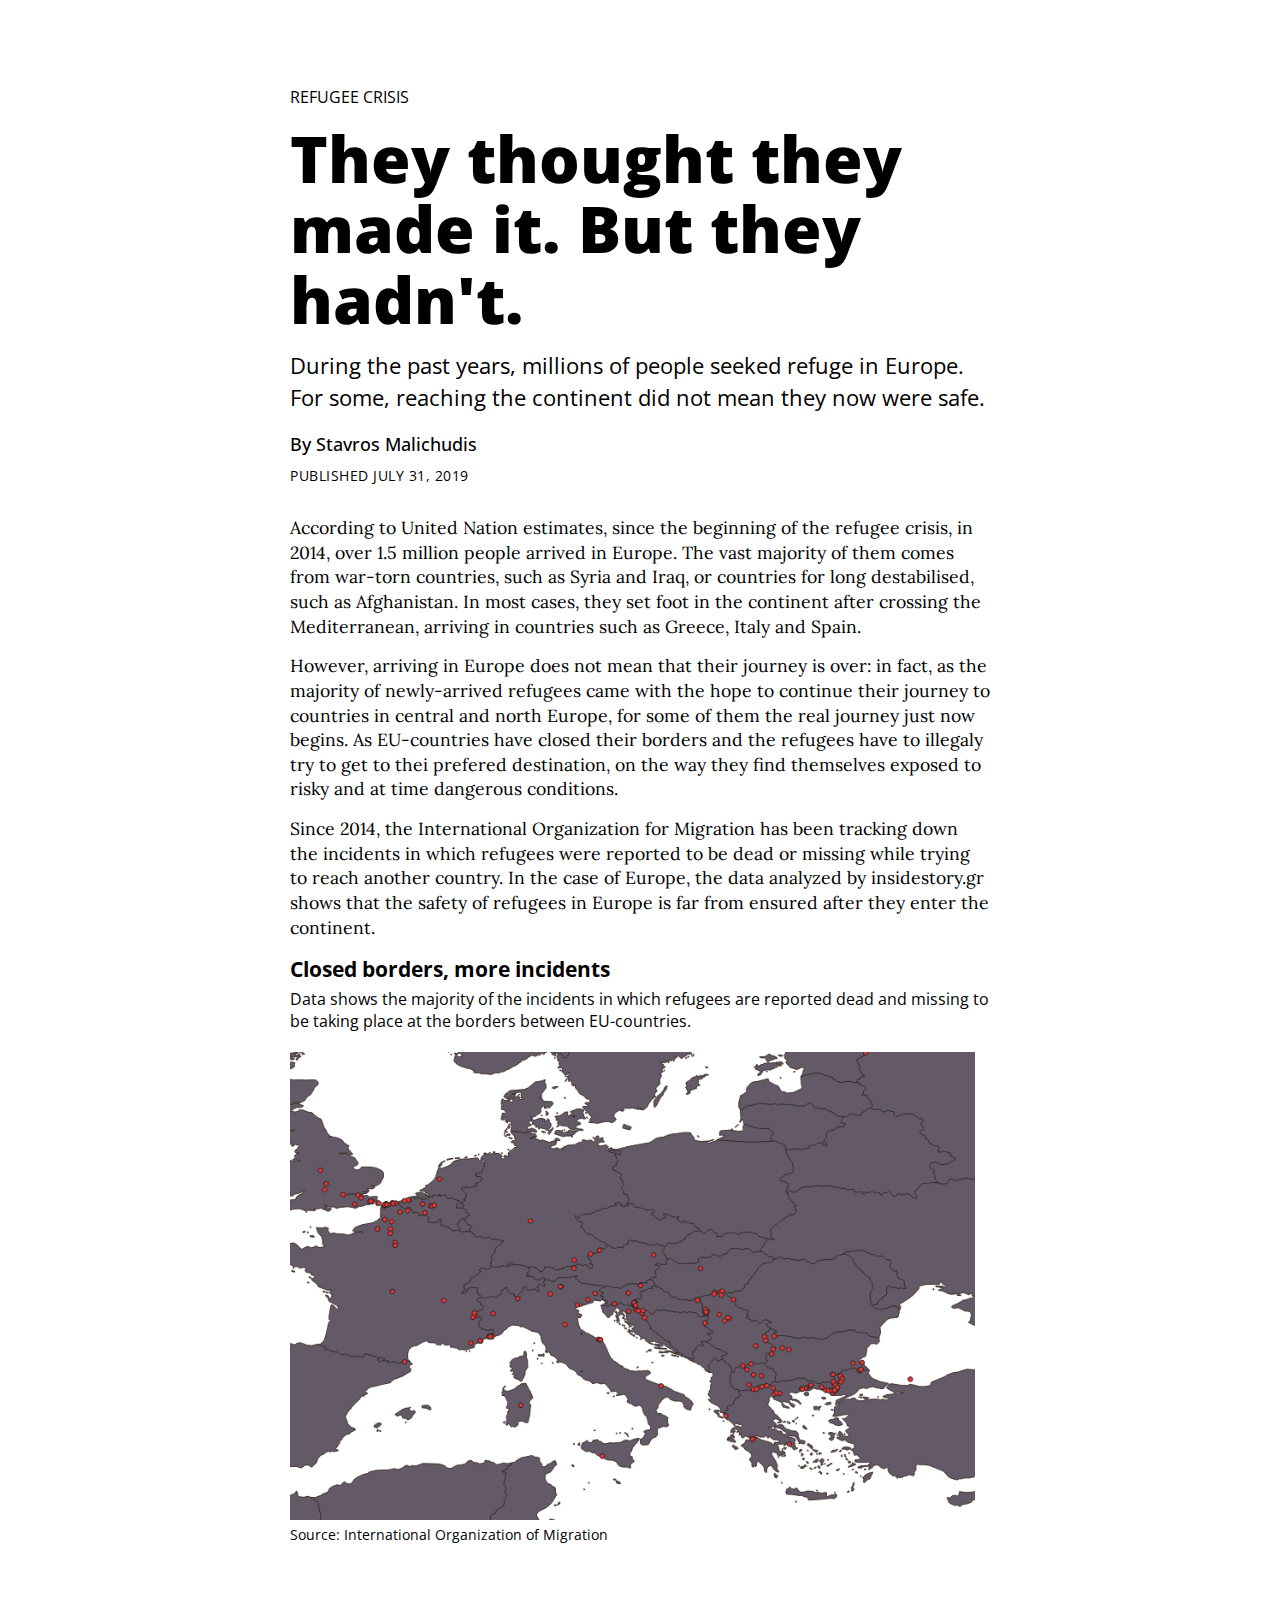
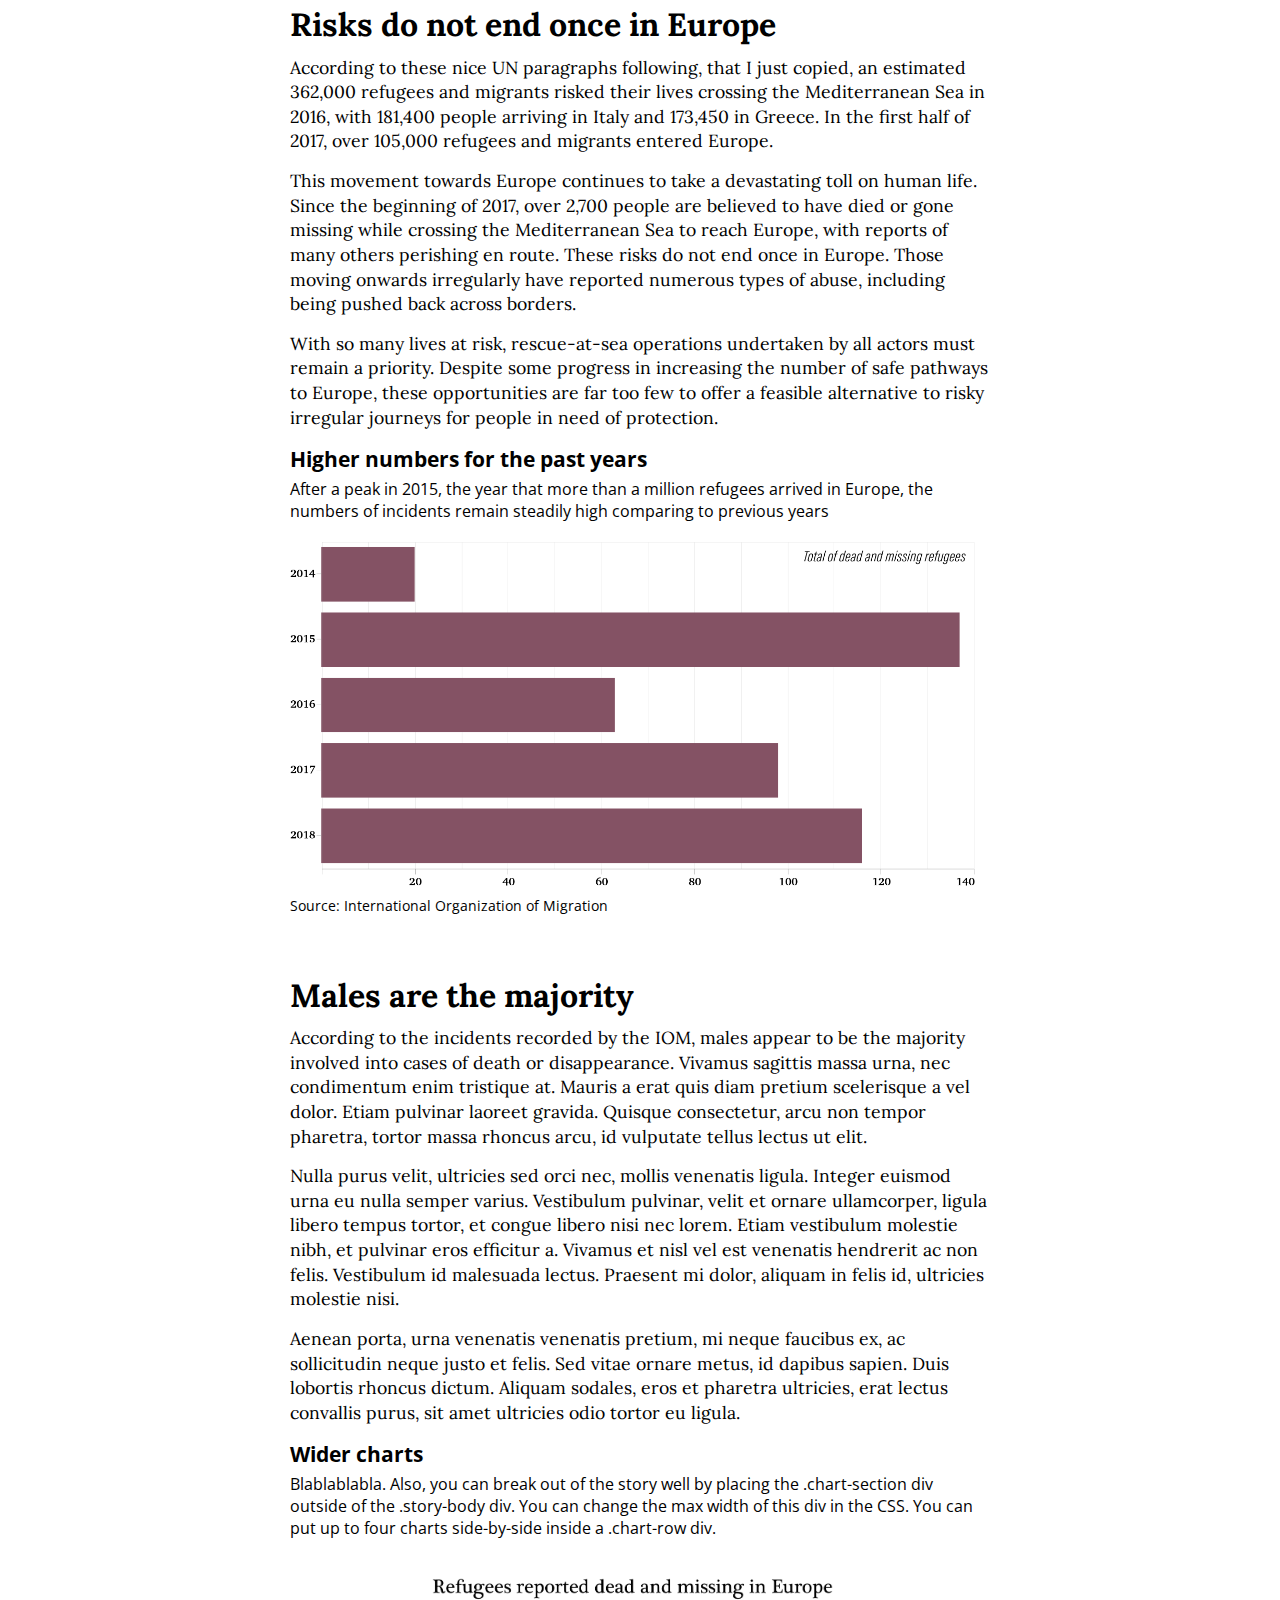
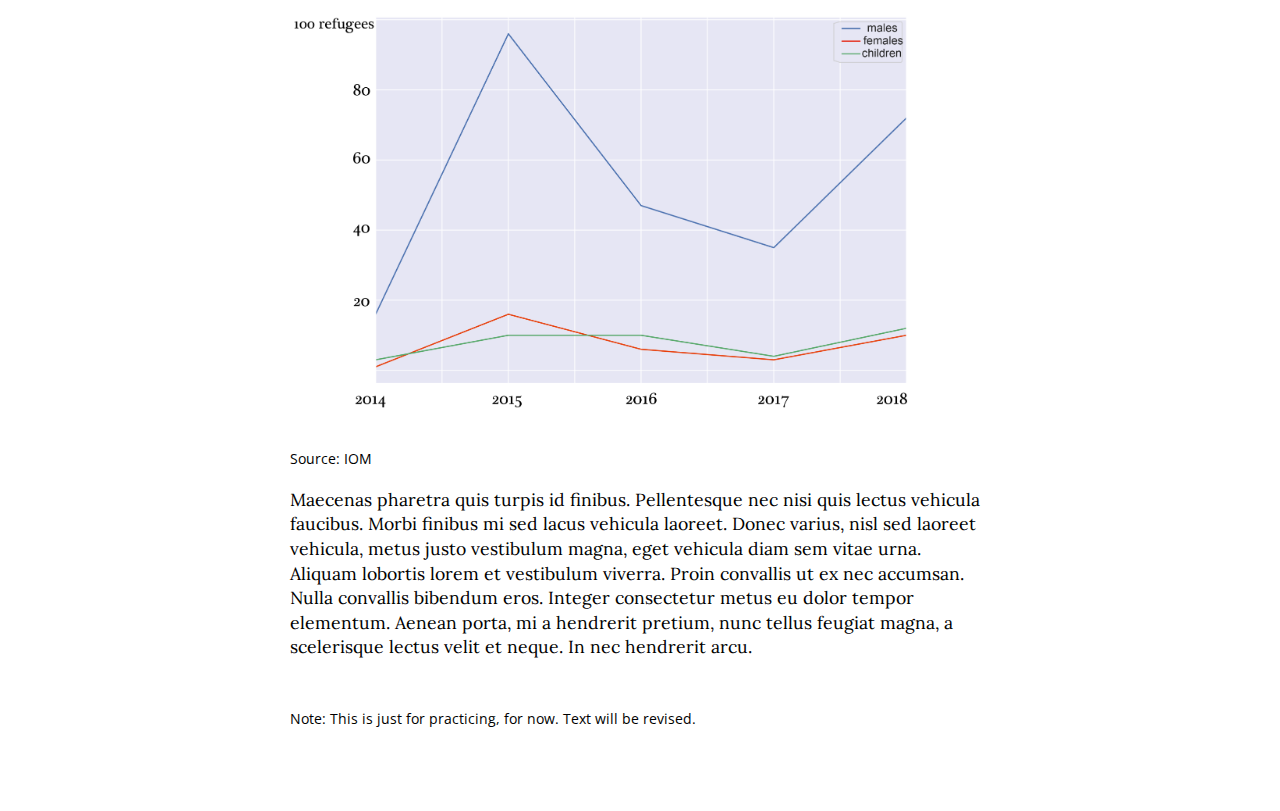
<file: dead_missing_refugees/index.html>
<!doctype html>
<html lang="en">
  <head>
    <!-- Required meta tags -->
    <meta charset="utf-8">
    <meta name="viewport" content="width=device-width, initial-scale=1, shrink-to-fit=no">
      
    <!-- Your CSS files -->
    <link rel="stylesheet" href="styles.css">
    
    <!-- google fonts: Open Sans (sans-serif) and Lora (serif) -->
    <link href="https://fonts.googleapis.com/css?family=Open+Sans:300,300i,400,400i,600,600i,700,700i,800,800i&display=swap" rel="stylesheet">
    <link href="https://fonts.googleapis.com/css?family=Lora:400,400i,700&display=swap" rel="stylesheet">
      
    <title>The refugees that didn't make it</title>
  </head>

  <body class="light-theme"> <!-- all of the content on your html page goes inside the body -->

    <div class="header">
      <p class="kicker">Refugee crisis</p>
      <h1 class="headline">They thought they made it. But they hadn't.</h1>
      <h2 class="subhead">During the past years, millions of people seeked refuge in Europe. For some, reaching the continent did not mean they now were safe.</h2>
      <p class="byline">By Stavros Malichudis</p>
      <p class="date">Published July 31, 2019</p>
    </div>

    <div class="story-body">
      <p class="body-text serif">According to United Nation estimates, since the beginning of the refugee crisis, in 2014, over 1.5 million people arrived in Europe. The vast majority of them comes from war-torn countries, such as Syria and Iraq, or countries for long destabilised, such as Afghanistan. In most cases, they set foot in the continent after crossing the Mediterranean, arriving in countries such as Greece, Italy and Spain.</p>
      <p class="body-text serif">However, arriving in Europe does not mean that their journey is over: in fact, as the majority of newly-arrived refugees came with the hope to continue their journey to countries in central and north Europe, for some of them the real journey just now begins. As EU-countries have closed their borders and the refugees have to illegaly try to get to thei prefered destination, on the way they find themselves exposed to risky and at time dangerous conditions.</p>
      <p class="body-text serif"> Since 2014, the International Organization for Migration has been tracking down the incidents in which refugees were reported to be dead or missing while trying to reach another country. In the case of Europe, the data analyzed by insidestory.gr shows that the safety of refugees in Europe is far from ensured after they enter the continent.</p>

      <div class="chart-section">
        <p class="chart-title">Closed borders, more incidents</p>
        <p class="chart-subhead">Data shows the majority of the incidents in which refugees are reported dead and missing to be taking place at the borders between EU-countries.</p>
        <div class="chart-row">
          <div class="chart">
            <img src="dead and missing migrants in Europe.png"/>
          </div>
        </div>
        <p class="chart-source">Source: International Organization of Migration</p>
      </div>

      <h3 class="section-head serif">Risks do not end once in Europe</h3>
      <p class="body-text serif">According to these nice UN paragraphs following, that I just copied, an estimated 362,000 refugees and migrants risked their lives crossing the Mediterranean Sea in 2016, with 181,400 people arriving in Italy and 173,450 in Greece. In the first half of 2017, over 105,000 refugees and migrants entered Europe.</p>
      <p class="body-text serif">This movement towards Europe continues to take a devastating toll on human life. Since the beginning of 2017, over 2,700 people are believed to have died or gone missing while crossing the Mediterranean Sea to reach Europe, with reports of many others perishing en route. These risks do not end once in Europe. Those moving onwards irregularly have reported numerous types of abuse, including being pushed back across borders.</p>
      <p class="body-text serif">With so many lives at risk, rescue-at-sea operations undertaken by all actors must remain a priority. Despite some progress in increasing the number of safe pathways to Europe, these opportunities are far too few to offer a feasible alternative to risky irregular journeys for people in need of protection. </p>

      <div class="chart-section">
        <p class="chart-title">Higher numbers for the past years</p>
        <p class="chart-subhead">After a peak in 2015, the year that more than a million refugees arrived in Europe, the numbers of incidents remain steadily high comparing to previous years</p>
        <div class="chart-row">
          <div class="chart">
            <img src="visualization.png"/>
          </div>
        </div>
        <p class="chart-source">Source: International Organization of Migration</p>
      </div>
      
    <div class="story-body">
      <h3 class="section-head serif">Males are the majority</h3>
      <p class="body-text serif">According to the incidents recorded by the IOM, males appear to be the majority involved into cases of death or disappearance. Vivamus sagittis massa urna, nec condimentum enim tristique at. Mauris a erat quis diam pretium scelerisque a vel dolor. Etiam pulvinar laoreet gravida. Quisque consectetur, arcu non tempor pharetra, tortor massa rhoncus arcu, id vulputate tellus lectus ut elit.</p>
      <p class="body-text serif">Nulla purus velit, ultricies sed orci nec, mollis venenatis ligula. Integer euismod urna eu nulla semper varius. Vestibulum pulvinar, velit et ornare ullamcorper, ligula libero tempus tortor, et congue libero nisi nec lorem. Etiam vestibulum molestie nibh, et pulvinar eros efficitur a. Vivamus et nisl vel est venenatis hendrerit ac non felis. Vestibulum id malesuada lectus. Praesent mi dolor, aliquam in felis id, ultricies molestie nisi.</p>
      <p class="body-text serif">Aenean porta, urna venenatis venenatis pretium, mi neque faucibus ex, ac sollicitudin neque justo et felis. Sed vitae ornare metus, id dapibus sapien. Duis lobortis rhoncus dictum. Aliquam sodales, eros et pharetra ultricies, erat lectus convallis purus, sit amet ultricies odio tortor eu ligula.</p>
    </div>

    <div class="chart-section">
      <p class="chart-title">Wider charts</p>
      <p class="chart-subhead">Blablablabla. Also, you can break out of the story well by placing the .chart-section div outside of the .story-body div. You can change the max width of this div in the CSS. You can put up to four charts side-by-side inside a .chart-row div.</p>
      <div class="chart-row">
        <div class="chart">
          <img src="migrants1.png"/>
        </div>
      </div>
      <p class="chart-source">Source: ΙΟΜ</p>
    </div>

    <div class="story-body">
      <p class="body-text serif">Maecenas pharetra quis turpis id finibus. Pellentesque nec nisi quis lectus vehicula faucibus. Morbi finibus mi sed lacus vehicula laoreet. Donec varius, nisl sed laoreet vehicula, metus justo vestibulum magna, eget vehicula diam sem vitae urna. Aliquam lobortis lorem et vestibulum viverra. Proin convallis ut ex nec accumsan. Nulla convallis bibendum eros. Integer consectetur metus eu dolor tempor elementum. Aenean porta, mi a hendrerit pretium, nunc tellus feugiat magna, a scelerisque lectus velit et neque. In nec hendrerit arcu.</p>
   </div>
   
      <div class="footer">
      <p class="note">Note: This is just for practicing, for now. Text will be revised.</p>
    </div>
  </body>
</html>
</file>
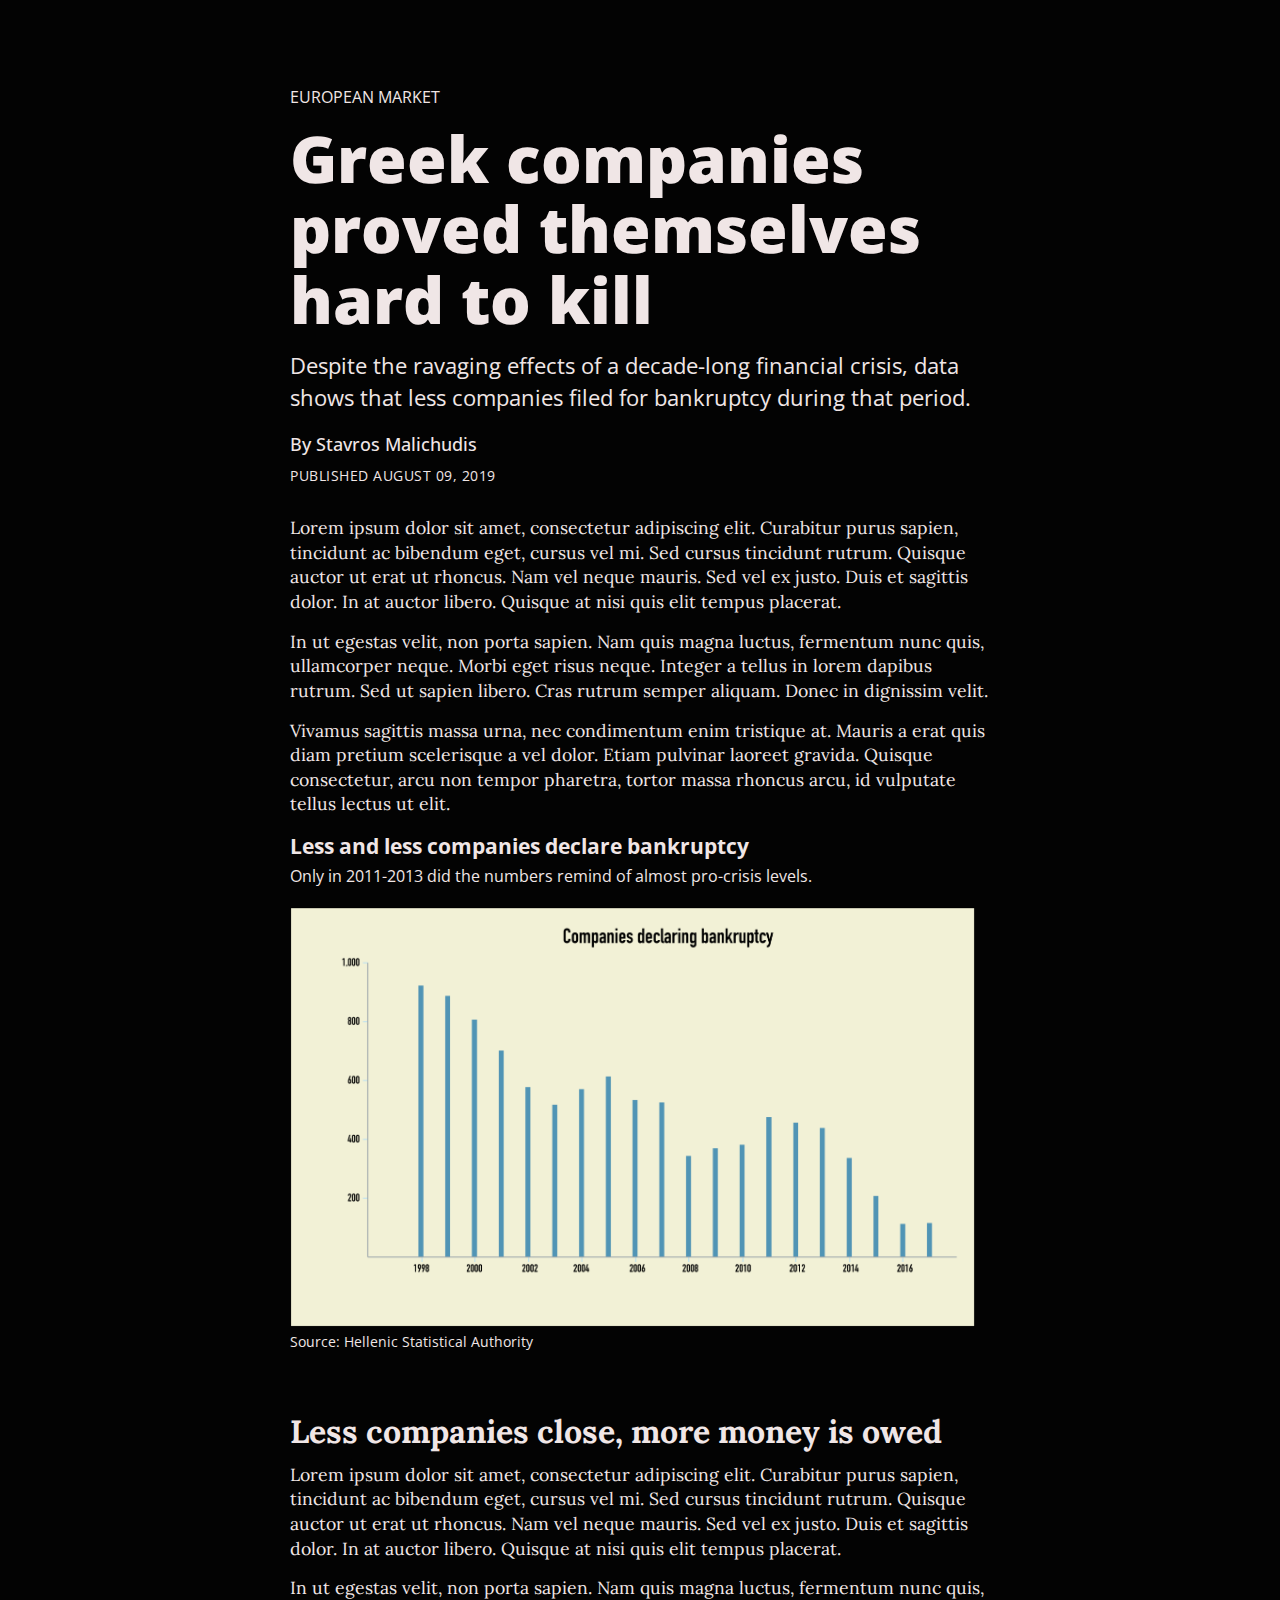
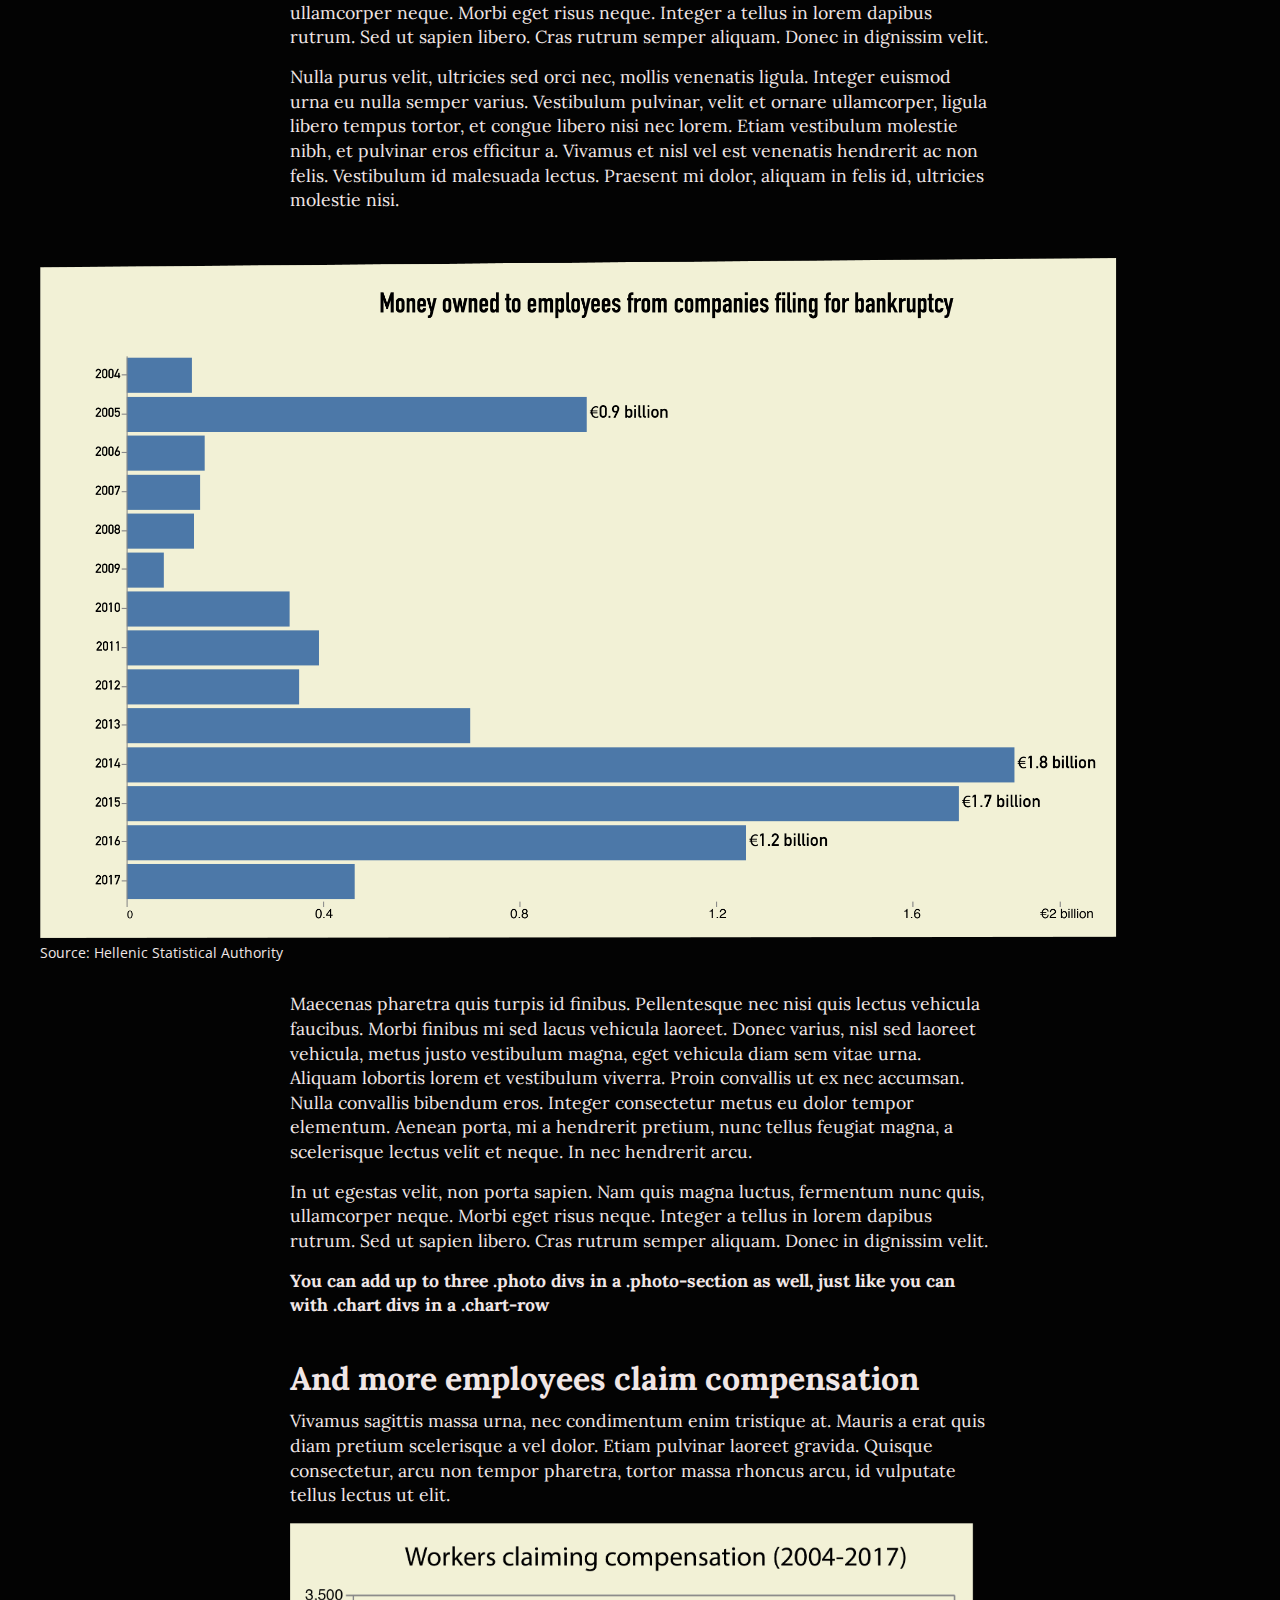
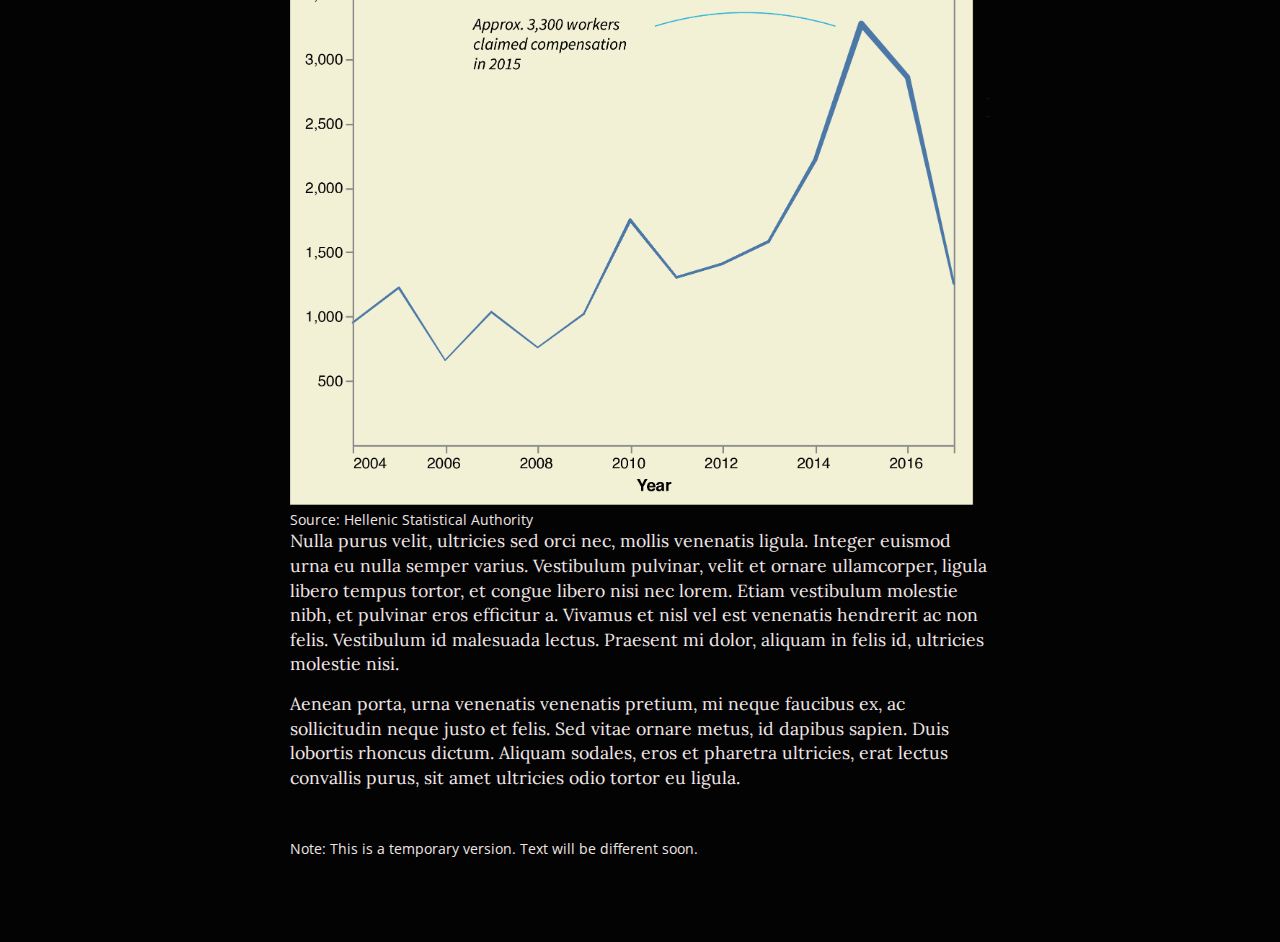
<file: less_Greek_companies_declare_bankruptcy/index.html>
<!doctype html>
<html lang="en">
  <head>
    <!-- Required meta tags -->
    <meta charset="utf-8">
    <meta name="viewport" content="width=device-width, initial-scale=1, shrink-to-fit=no">
      
    <!-- Your CSS files -->
    <link rel="stylesheet" href="styles/styles.css">
    
    <!-- google fonts: Open Sans (sans-serif) and Lora (serif) -->
    <link href="https://fonts.googleapis.com/css?family=Open+Sans:300,300i,400,400i,600,600i,700,700i,800,800i&display=swap" rel="stylesheet">
    <link href="https://fonts.googleapis.com/css?family=Lora:400,400i,700&display=swap" rel="stylesheet">
      
    <title>Less and less Greek companies file for bankruptcy</title>
  </head>

  <body class="light-theme"> <!-- all of the content on your html page goes inside the body -->

    <div class="header">
      <p class="kicker">European Market</p>
      <h1 class="headline">Greek companies proved themselves hard to kill</h1>
      <h2 class="subhead">Despite the ravaging effects of a decade-long financial crisis, data shows that less companies filed for bankruptcy during that period.</h2>
      <p class="byline">By Stavros Malichudis</p>
      <p class="date">Published August 09, 2019</p>
    </div>

    <div class="story-body">
      <p class="body-text serif">Lorem ipsum dolor sit amet, consectetur adipiscing elit. Curabitur purus sapien, tincidunt ac bibendum eget, cursus vel mi. Sed cursus tincidunt rutrum. Quisque auctor ut erat ut rhoncus. Nam vel neque mauris. Sed vel ex justo. Duis et sagittis dolor. In at auctor libero. Quisque at nisi quis elit tempus placerat.</p>
      <p class="body-text serif">In ut egestas velit, non porta sapien. Nam quis magna luctus, fermentum nunc quis, ullamcorper neque. Morbi eget risus neque. Integer a tellus in lorem dapibus rutrum. Sed ut sapien libero. Cras rutrum semper aliquam. Donec in dignissim velit.</p>
      <p class="body-text serif">Vivamus sagittis massa urna, nec condimentum enim tristique at. Mauris a erat quis diam pretium scelerisque a vel dolor. Etiam pulvinar laoreet gravida. Quisque consectetur, arcu non tempor pharetra, tortor massa rhoncus arcu, id vulputate tellus lectus ut elit.</p>

      <div class="chart-section">
        <p class="chart-title">Less and less companies declare bankruptcy</p>
        <p class="chart-subhead">Only in 2011-2013 did the numbers remind of almost pro-crisis levels.</p>
        <div class="chart-row">
          <div class="chart">
            <img src="new_2_bankruptcy0.png"/>
          </div>
        </div>
        <p class="chart-source">Source: Hellenic Statistical Authority</p>
      </div>

      <h3 class="section-head serif">Less companies close, more money is owed</h3>
      <p class="body-text serif">Lorem ipsum dolor sit amet, consectetur adipiscing elit. Curabitur purus sapien, tincidunt ac bibendum eget, cursus vel mi. Sed cursus tincidunt rutrum. Quisque auctor ut erat ut rhoncus. Nam vel neque mauris. Sed vel ex justo. Duis et sagittis dolor. In at auctor libero. Quisque at nisi quis elit tempus placerat.</p>
      <p class="body-text serif">In ut egestas velit, non porta sapien. Nam quis magna luctus, fermentum nunc quis, ullamcorper neque. Morbi eget risus neque. Integer a tellus in lorem dapibus rutrum. Sed ut sapien libero. Cras rutrum semper aliquam. Donec in dignissim velit.</p>

      <p class="body-text serif">Nulla purus velit, ultricies sed orci nec, mollis venenatis ligula. Integer euismod urna eu nulla semper varius. Vestibulum pulvinar, velit et ornare ullamcorper, ligula libero tempus tortor, et congue libero nisi nec lorem. Etiam vestibulum molestie nibh, et pulvinar eros efficitur a. Vivamus et nisl vel est venenatis hendrerit ac non felis. Vestibulum id malesuada lectus. Praesent mi dolor, aliquam in felis id, ultricies molestie nisi.</p>
    </div>

    <div class="photo-section">
      <div class="photo">
        <img src="bankruptcy_new_2.png" alt="dog" />
        <p class="caption">Source: Hellenic Statistical Authority</p>
      </div>
    </div>

    <div class="story-body">
      <p class="body-text serif">Maecenas pharetra quis turpis id finibus. Pellentesque nec nisi quis lectus vehicula faucibus. Morbi finibus mi sed lacus vehicula laoreet. Donec varius, nisl sed laoreet vehicula, metus justo vestibulum magna, eget vehicula diam sem vitae urna. Aliquam lobortis lorem et vestibulum viverra. Proin convallis ut ex nec accumsan. Nulla convallis bibendum eros. Integer consectetur metus eu dolor tempor elementum. Aenean porta, mi a hendrerit pretium, nunc tellus feugiat magna, a scelerisque lectus velit et neque. In nec hendrerit arcu.</p>
      <p class="body-text serif">In ut egestas velit, non porta sapien. Nam quis magna luctus, fermentum nunc quis, ullamcorper neque. Morbi eget risus neque. Integer a tellus in lorem dapibus rutrum. Sed ut sapien libero. Cras rutrum semper aliquam. Donec in dignissim velit.</p>
      <p class="body-text serif"><strong>You can add up to three .photo divs in a .photo-section as well, just like you can with .chart divs in a .chart-row</strong></p>
    </div>

    <div class="story-body">
      <h3 class="section-head serif">And more employees claim compensation</h3>
      <p class="body-text serif">Vivamus sagittis massa urna, nec condimentum enim tristique at. Mauris a erat quis diam pretium scelerisque a vel dolor. Etiam pulvinar laoreet gravida. Quisque consectetur, arcu non tempor pharetra, tortor massa rhoncus arcu, id vulputate tellus lectus ut elit.</p>
      <div class="photo">
        <img src="bankruptcy2.png" alt="dog" />
        <p class="caption">Source: Hellenic Statistical Authority</p>
      </div>
      <div>
      <p class="body-text serif">Nulla purus velit, ultricies sed orci nec, mollis venenatis ligula. Integer euismod urna eu nulla semper varius. Vestibulum pulvinar, velit et ornare ullamcorper, ligula libero tempus tortor, et congue libero nisi nec lorem. Etiam vestibulum molestie nibh, et pulvinar eros efficitur a. Vivamus et nisl vel est venenatis hendrerit ac non felis. Vestibulum id malesuada lectus. Praesent mi dolor, aliquam in felis id, ultricies molestie nisi.</p>
      <p class="body-text serif">Aenean porta, urna venenatis venenatis pretium, mi neque faucibus ex, ac sollicitudin neque justo et felis. Sed vitae ornare metus, id dapibus sapien. Duis lobortis rhoncus dictum. Aliquam sodales, eros et pharetra ultricies, erat lectus convallis purus, sit amet ultricies odio tortor eu ligula.</p>
    </div>

    <div class="footer">
      <p class="note">Note: This is a temporary version. Text will be different soon.</p>
    </div>
  </body>
</html>
</file>
<file: dead_missing_refugees/styles.css>
body {
	margin:auto;
	padding:50px 10px;
    font-family: 'Open Sans', sans-serif;
}

.serif {
	font-family: 'Lora', serif;
}
.sans-serif {
	font-family: 'Open Sans', sans-serif;
}

/* choose a light or dark theme to add to the body tag. */
.dark-theme {
    background-color: #151515;
    color: #fbfbfb;
}
.light-theme {
    background-color: white;
    color: black;
}

.header {
	padding-top:20px;
	padding-bottom:20px;
}

.story-body, .header, .chart-section, .footer {
	margin:auto;
	max-width: 700px;
}

.footer {
	padding-top:20px;
	padding-bottom:20px;
}

.chart-section.wide{
	width:100%;
	max-width:1200px;
}

.chart-section.wide p.chart-title {
	width:100%;
	max-width:700px;
	margin-left:auto;
	margin-right:auto;
}
.chart-section.wide p.chart-subhead {
	width:100%;
	max-width:700px;
	margin-left:auto;
	margin-right:auto;
}


/* text styles */

p.kicker {
	font-size:1rem;
	text-transform:uppercase;
}

.text-center {
	text-align:center;
}

h1.headline {
    font-size: 4rem;
    line-height: 1.1;
    margin-bottom: 0.25rem;
    margin-top: 1rem;
    font-weight: 800;
}

h2.subhead {
    font-size: 1.4rem;
    line-height: 2rem;
    margin-bottom:0;
    margin-top: 15px;
    font-weight: 400;
}

p.body-text {
    font-size: 1.1rem;
    line-height: 1.4;
 	margin-top:0;
 	margin-bottom:15px;
}

h3.section-head {
	font-size:2rem;
	margin:40px 0 10px 0;
	font-weight:700;
	line-height:1.3;
}

.byline {
    font-size: 1.1rem;
    line-height: 0.75;
    margin-top: 1.5rem;
    font-weight: 500;
}

.date {
    font-size: 0.85rem;
    line-height: 1;
    margin-top: 10px;
    font-weight:400;
    text-transform:uppercase;
    letter-spacing:0.5px;
}


p.note {
	font-size:0.85rem;
}

/* chart styles */

.chart-section {
	width:100%;
	max-width:1200px;
	padding:20px 0px;
}

.story-body .chart-section {
	padding-top:0px;
}


.chart-row {
	display:flex;
	justify-content: space-between;
	margin-top:20px;
}

p.chart-title {
	font-size:1.3rem;
	font-weight:700;
	max-width:700px;
	margin:0px auto 5px auto;
}
p.chart-subhead {
	margin:0 auto;
	max-width:700px;
	font-size:1rem;
	margin-bottom:15px;
}

p.chart-label {
	margin:0 0 5px 0;
	font-size:0.85rem;
	text-transform:uppercase;
	font-weight:600;
}

.chart-row .chart {
	width:100%;
	padding-right:15px;
	min-width:calc(25% - 15px);

}



p.chart-source {
	font-size:0.85rem;
	margin:0;
}



.chart img {
	width:100%;
}




/* photos */

.photo-section {
	padding:30px 0px;
	width:100%;
	margin:auto;
	display:flex;
	max-width:1200px;
}

.photo {
	width:100%;
	padding-right:15px;
}
.photo img {
	width:100%;	
}

p.caption {
	font-size:0.9rem;
	margin:0;
}



/* mobile */

@media (max-width:700px) {

	.chart-row {
		display:block;
	}

	.chart-row .chart {
		padding:0;
	}

	.photo-section {
		display:block;
	}
	.photo {
		padding:0;
	}

}
</file>
<file: less_Greek_companies_declare_bankruptcy/styles/styles.css>
body {
	margin:auto;
	padding:50px 10px;
    font-family: 'Open Sans', sans-serif;
}

.serif {
	font-family: 'Lora', serif;
}
.sans-serif {
	font-family: 'Open Sans', sans-serif;
}

/* choose a light or dark theme to add to the body tag. */
.dark-theme {
    background-color: #151515;
    color: #fbfbfb;
}
.light-theme {
    background-color: rgb(3, 3, 3);
    color: rgb(240, 230, 230);
}

.header {
	padding-top:20px;
	padding-bottom:20px;
}

.story-body, .header, .chart-section, .footer {
	margin:auto;
	max-width: 700px;
}

.footer {
	padding-top:20px;
	padding-bottom:20px;
}

.chart-section.wide{
	width:100%;
	max-width:1200px;
}

.chart-section.wide p.chart-title {
	width:100%;
	max-width:700px;
	margin-left:auto;
	margin-right:auto;
}
.chart-section.wide p.chart-subhead {
	width:100%;
	max-width:700px;
	margin-left:auto;
	margin-right:auto;
}


/* text styles */

p.kicker {
	font-size:1rem;
	text-transform:uppercase;
}

.text-center {
	text-align:center;
}

h1.headline {
    font-size: 4rem;
    line-height: 1.1;
    margin-bottom: 0.25rem;
    margin-top: 1rem;
    font-weight: 800;
}

h2.subhead {
    font-size: 1.4rem;
    line-height: 2rem;
    margin-bottom:0;
    margin-top: 15px;
    font-weight: 400;
}

p.body-text {
    font-size: 1.1rem;
    line-height: 1.4;
 	margin-top:0;
 	margin-bottom:15px;
}

h3.section-head {
	font-size:2rem;
	margin:40px 0 10px 0;
	font-weight:700;
	line-height:1.3;
}

.byline {
    font-size: 1.1rem;
    line-height: 0.75;
    margin-top: 1.5rem;
    font-weight: 500;
}

.date {
    font-size: 0.85rem;
    line-height: 1;
    margin-top: 10px;
    font-weight:400;
    text-transform:uppercase;
    letter-spacing:0.5px;
}


p.note {
	font-size:0.85rem;
}

/* chart styles */

.chart-section {
	width:100%;
	max-width:1200px;
	padding:20px 0px;
}

.story-body .chart-section {
	padding-top:0px;
}


.chart-row {
	display:flex;
	justify-content: space-between;
	margin-top:20px;
}

p.chart-title {
	font-size:1.3rem;
	font-weight:700;
	max-width:700px;
	margin:0px auto 5px auto;
}
p.chart-subhead {
	margin:0 auto;
	max-width:700px;
	font-size:1rem;
	margin-bottom:15px;
}

p.chart-label {
	margin:0 0 5px 0;
	font-size:0.85rem;
	text-transform:uppercase;
	font-weight:600;
}

.chart-row .chart {
	width:100%;
	padding-right:15px;
	min-width:calc(25% - 15px);

}



p.chart-source {
	font-size:0.85rem;
	margin:0;
}



.chart img {
	width:100%;
}




/* photos */

.photo-section {
	padding:30px 0px;
	width:100%;
	margin:auto;
	display:flex;
	max-width:1200px;
}

.photo {
	width:100%;
	padding-right:15px;
}
.photo img {
	width:100%;	
}

p.caption {
	font-size:0.9rem;
	margin:0;
}



/* mobile */

@media (max-width:700px) {

	.chart-row {
		display:block;
	}

	.chart-row .chart {
		padding:0;
	}

	.photo-section {
		display:block;
	}
	.photo {
		padding:0;
	}

}
</file>
